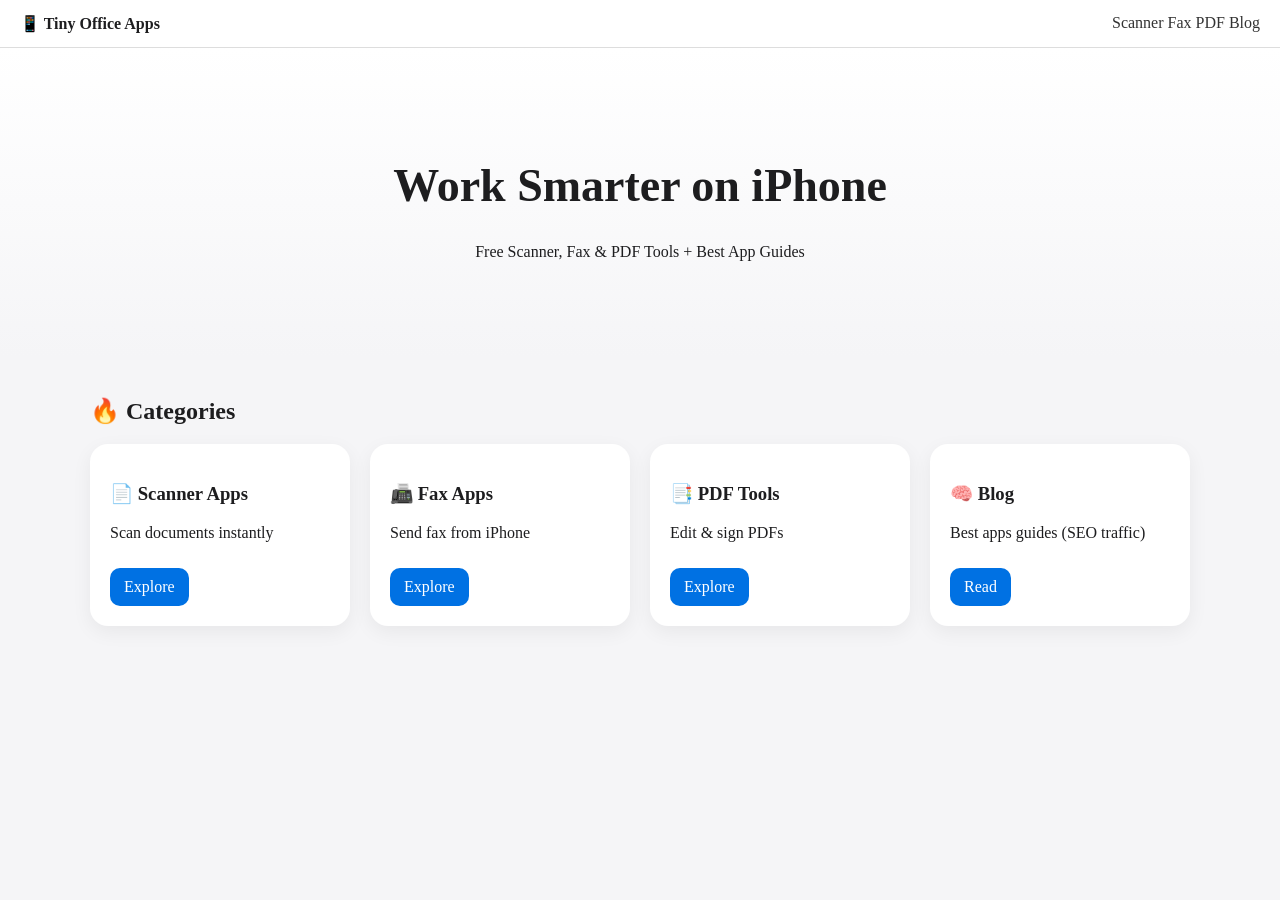
<file: index.html>
<!DOCTYPE html>
<html lang="en">
<head>
<meta charset="UTF-8">
<title>Tiny Office Apps for iPhone</title>
<link rel="stylesheet" href="assets/style.css">
</head>

<body>

<nav>
  <b>📱 Tiny Office Apps</b>
  <div>
    <a href="scanner-apps.html">Scanner</a>
    <a href="fax-apps.html">Fax</a>
    <a href="pdf-tools.html">PDF</a>
    <a href="blog/">Blog</a>
  </div>
</nav>

<div class="hero">
  <h1>Work Smarter on iPhone</h1>
  <p>Free Scanner, Fax & PDF Tools + Best App Guides</p>
</div>

<div class="container">

<h2>🔥 Categories</h2>

<div class="grid">

<div class="card">
<h3>📄 Scanner Apps</h3>
<p>Scan documents instantly</p>
<a class="btn" href="scanner-apps.html">Explore</a>
</div>

<div class="card">
<h3>📠 Fax Apps</h3>
<p>Send fax from iPhone</p>
<a class="btn" href="fax-apps.html">Explore</a>
</div>

<div class="card">
<h3>📑 PDF Tools</h3>
<p>Edit & sign PDFs</p>
<a class="btn" href="pdf-tools.html">Explore</a>
</div>

<div class="card">
<h3>🧠 Blog</h3>
<p>Best apps guides (SEO traffic)</p>
<a class="btn" href="blog/">Read</a>
</div>

</div>

</div>

</body>
</html>
</file>
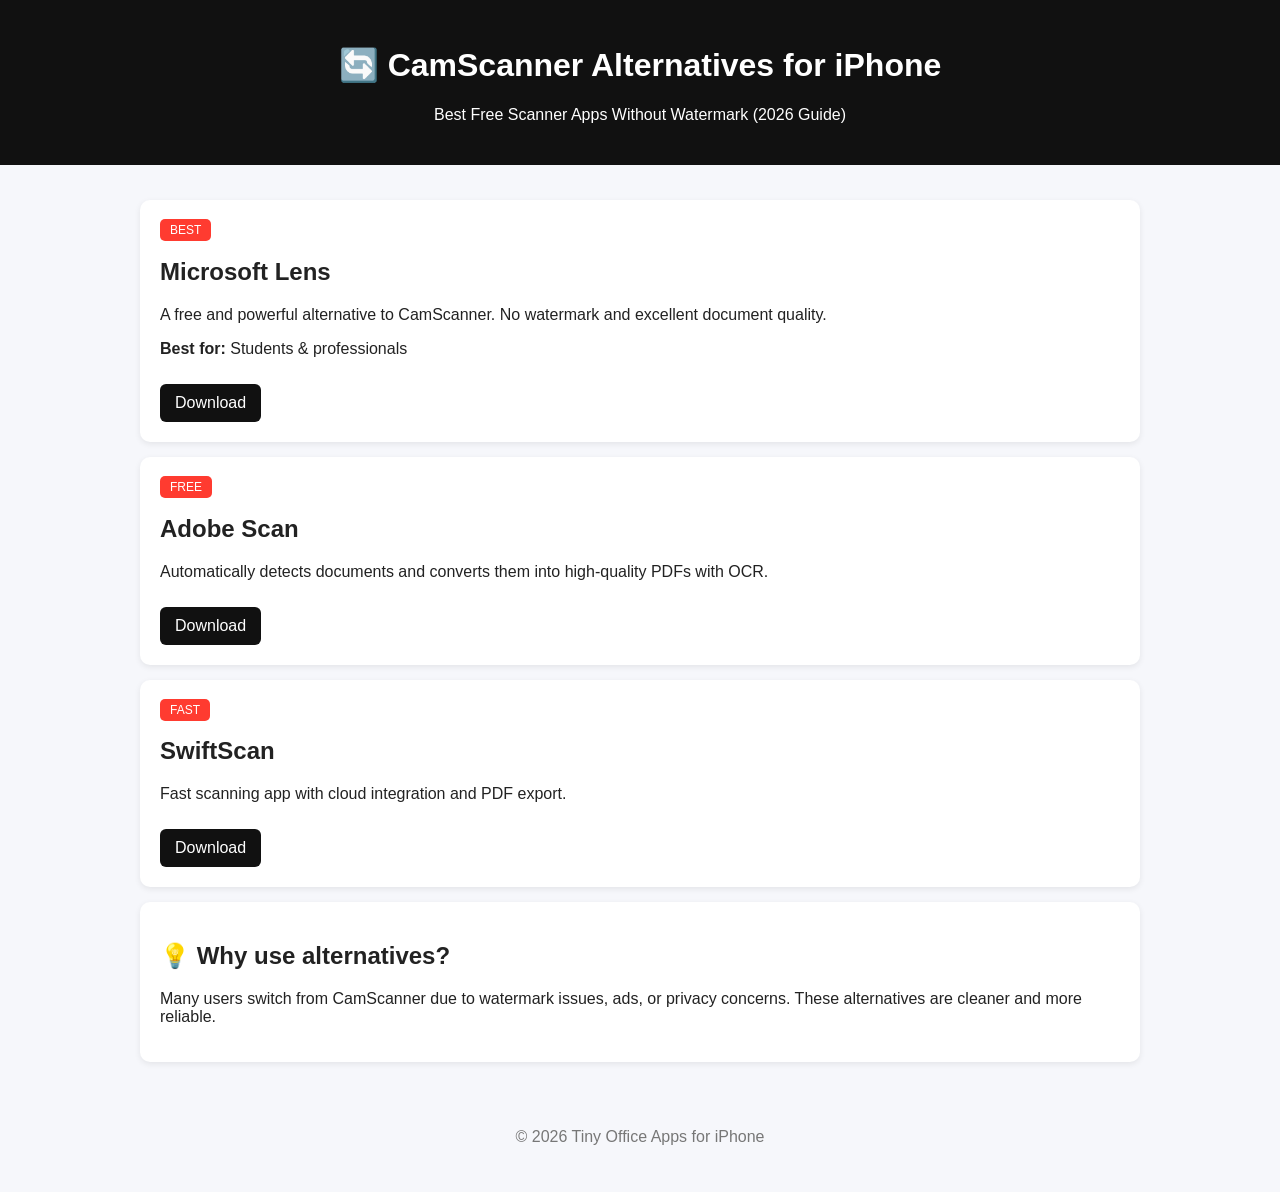
<file: camscanner-alternatives.html>
<!DOCTYPE html>
<html lang="en">
<head>
  <meta charset="UTF-8">
  <meta name="viewport" content="width=device-width, initial-scale=1.0">

  <title>Best CamScanner Alternatives for iPhone (2026) – No Watermark Apps</title>

  <meta name="description" content="Discover the best CamScanner alternatives for iPhone. Free scanner apps with no watermark and better privacy options.">

  <meta name="keywords" content="camscanner alternatives, best scanner apps iPhone, no watermark scanner apps, iOS document scanner, Microsoft Lens, Adobe Scan">

  <style>
    body {font-family: Arial; margin:0; background:#f6f7fb; color:#222;}
    header {background:#111; color:#fff; padding:25px; text-align:center;}
    .container {max-width:1000px; margin:auto; padding:20px;}
    .card {background:#fff; padding:20px; margin-top:15px; border-radius:10px; box-shadow:0 2px 6px rgba(0,0,0,0.08);}
    .badge {background:#ff3b30; color:#fff; padding:4px 10px; border-radius:5px; font-size:12px;}
    .btn {display:inline-block; margin-top:10px; padding:10px 15px; background:#111; color:#fff; text-decoration:none; border-radius:6px;}
    footer {text-align:center; padding:30px; color:#777;}
  </style>
</head>

<body>

<header>
  <h1>🔄 CamScanner Alternatives for iPhone</h1>
  <p>Best Free Scanner Apps Without Watermark (2026 Guide)</p>
</header>

<div class="container">

  <div class="card">
    <span class="badge">BEST</span>
    <h2>Microsoft Lens</h2>
    <p>
      A free and powerful alternative to CamScanner. No watermark and excellent document quality.
    </p>
    <p><b>Best for:</b> Students & professionals</p>
    <a class="btn" href="#">Download</a>
  </div>

  <div class="card">
    <span class="badge">FREE</span>
    <h2>Adobe Scan</h2>
    <p>
      Automatically detects documents and converts them into high-quality PDFs with OCR.
    </p>
    <a class="btn" href="#">Download</a>
  </div>

  <div class="card">
    <span class="badge">FAST</span>
    <h2>SwiftScan</h2>
    <p>
      Fast scanning app with cloud integration and PDF export.
    </p>
    <a class="btn" href="#">Download</a>
  </div>

  <div class="card">
    <h2>💡 Why use alternatives?</h2>
    <p>
      Many users switch from CamScanner due to watermark issues, ads, or privacy concerns.
      These alternatives are cleaner and more reliable.
    </p>
  </div>

</div>

<footer>
  <p>© 2026 Tiny Office Apps for iPhone</p>
</footer>

</body>
</html>
</file>
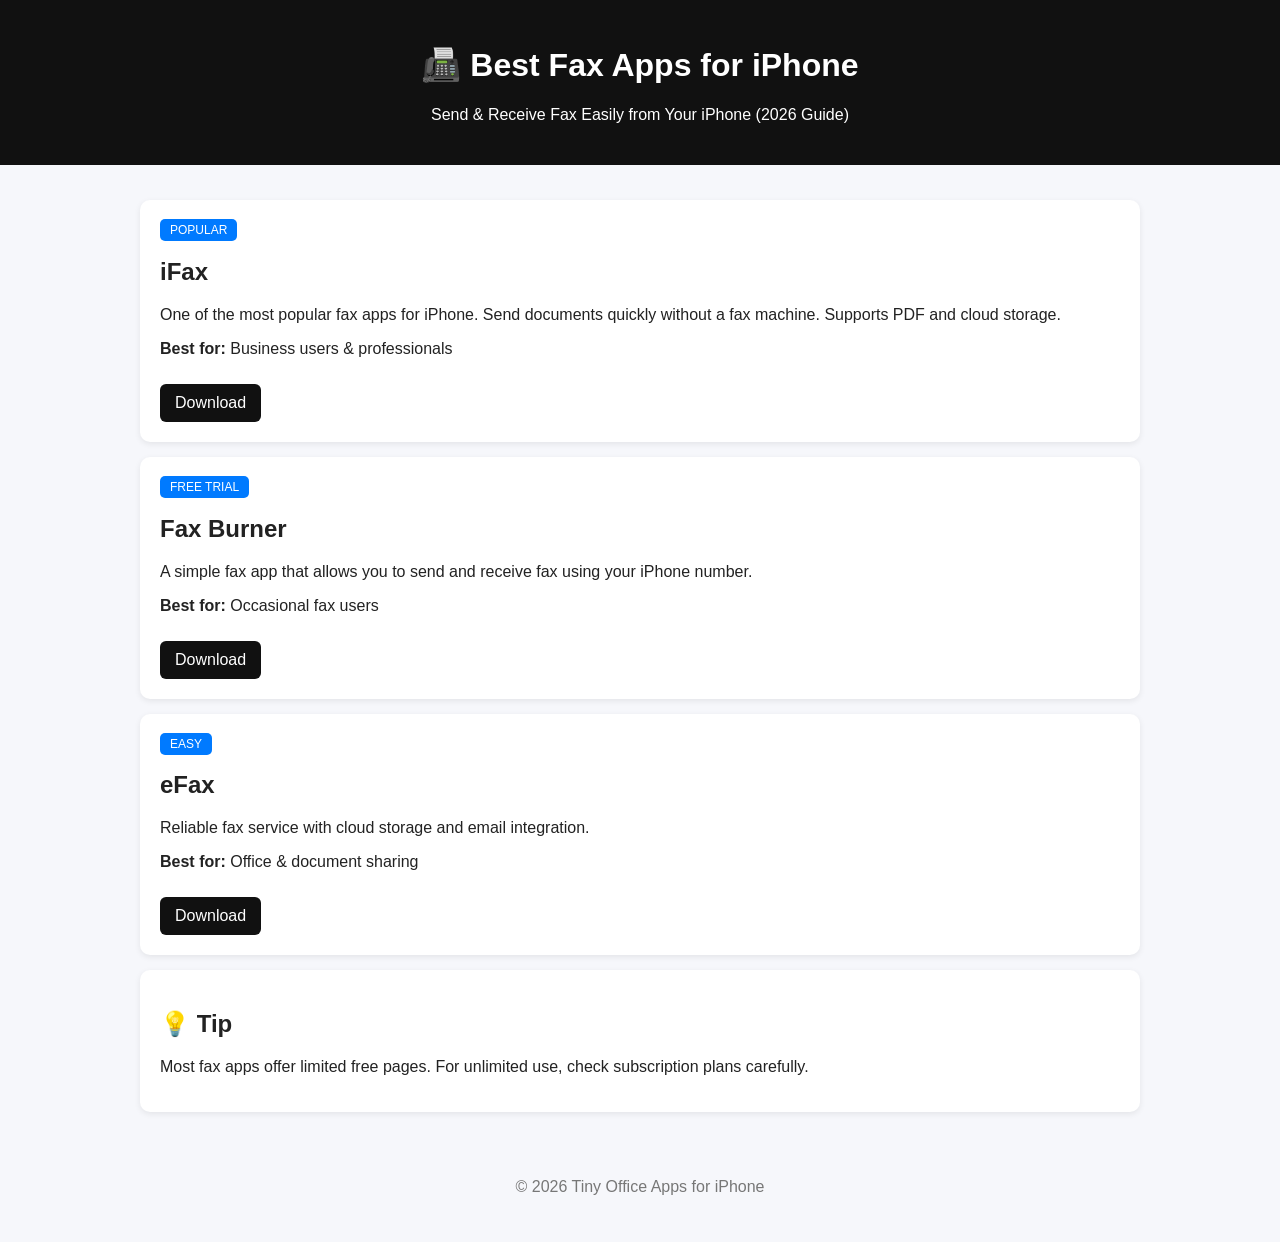
<file: fax-apps.html>
<!DOCTYPE html>
<html lang="en">
<head>
  <meta charset="UTF-8">
  <meta name="viewport" content="width=device-width, initial-scale=1.0">

  <title>Best Fax Apps for iPhone (2026) – Send Fax from iPhone Easily | Tiny Office</title>

  <meta name="description" content="Discover the best fax apps for iPhone in 2026. Send and receive fax easily from your iPhone using top-rated mobile fax apps.">

  <meta name="keywords" content="fax apps for iPhone, send fax iPhone, best fax app iOS, mobile fax apps, iFax, fax from phone">

  <style>
    body {font-family: Arial; margin:0; background:#f6f7fb; color:#222;}
    header {background:#111; color:#fff; padding:25px; text-align:center;}
    .container {max-width:1000px; margin:auto; padding:20px;}
    .card {background:#fff; padding:20px; margin-top:15px; border-radius:10px; box-shadow:0 2px 6px rgba(0,0,0,0.08);}
    .badge {background:#007aff; color:#fff; padding:4px 10px; border-radius:5px; font-size:12px;}
    .btn {display:inline-block; margin-top:10px; padding:10px 15px; background:#111; color:#fff; text-decoration:none; border-radius:6px;}
    footer {text-align:center; padding:30px; color:#777;}
  </style>
</head>

<body>

<header>
  <h1>📠 Best Fax Apps for iPhone</h1>
  <p>Send & Receive Fax Easily from Your iPhone (2026 Guide)</p>
</header>

<div class="container">

  <div class="card">
    <span class="badge">POPULAR</span>
    <h2>iFax</h2>
    <p>
      One of the most popular fax apps for iPhone. Send documents quickly without a fax machine.
      Supports PDF and cloud storage.
    </p>
    <p><b>Best for:</b> Business users & professionals</p>
    <a class="btn" href="#">Download</a>
  </div>

  <div class="card">
    <span class="badge">FREE TRIAL</span>
    <h2>Fax Burner</h2>
    <p>
      A simple fax app that allows you to send and receive fax using your iPhone number.
    </p>
    <p><b>Best for:</b> Occasional fax users</p>
    <a class="btn" href="#">Download</a>
  </div>

  <div class="card">
    <span class="badge">EASY</span>
    <h2>eFax</h2>
    <p>
      Reliable fax service with cloud storage and email integration.
    </p>
    <p><b>Best for:</b> Office & document sharing</p>
    <a class="btn" href="#">Download</a>
  </div>

  <div class="card">
    <h2>💡 Tip</h2>
    <p>Most fax apps offer limited free pages. For unlimited use, check subscription plans carefully.</p>
  </div>

</div>

<footer>
  <p>© 2026 Tiny Office Apps for iPhone</p>
</footer>

</body>
</html>
</file>
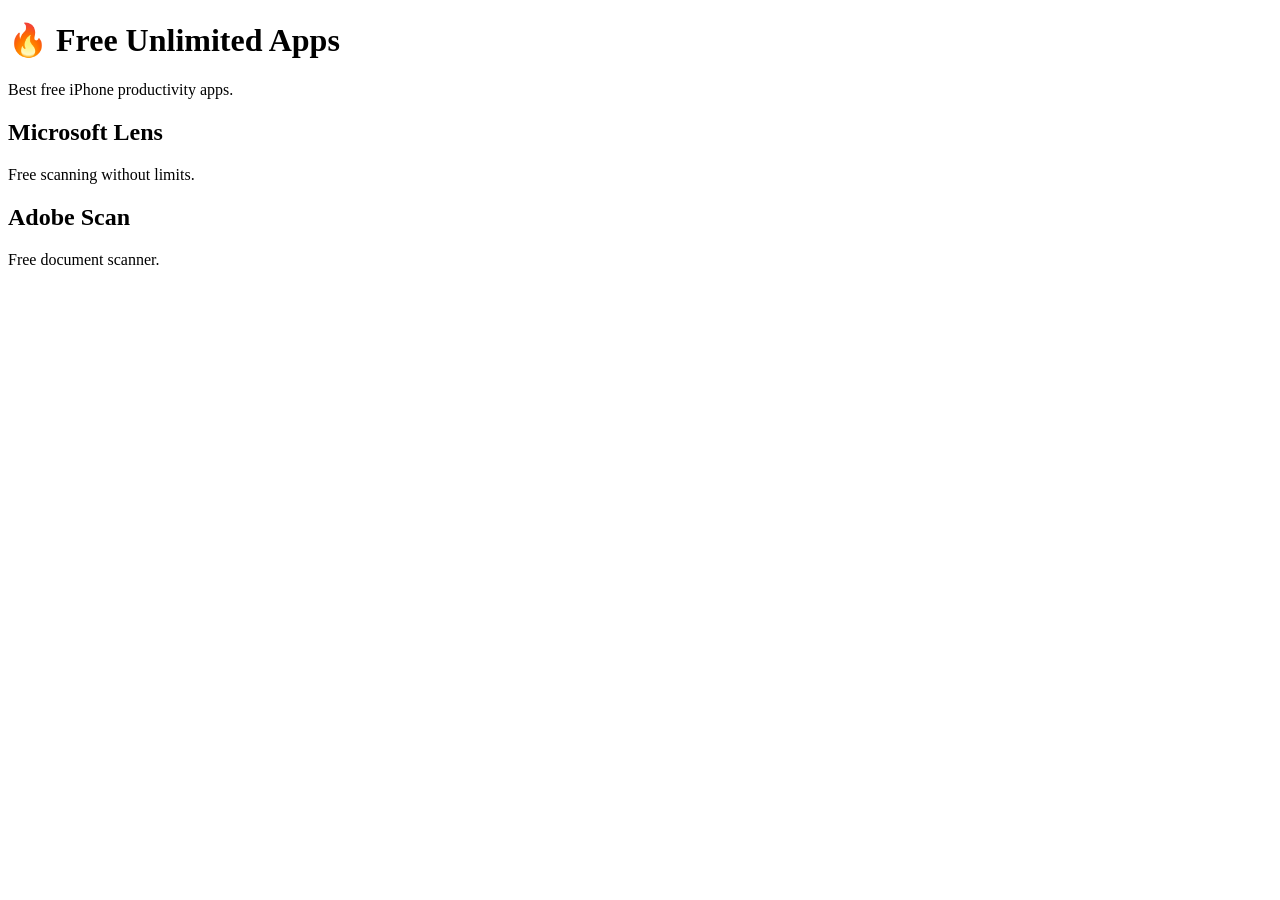
<file: free-unlimited-apps.html>
<!DOCTYPE html>
<html>
<head>
<title>Free Unlimited Apps iPhone</title>
</head>
<body>

<h1>🔥 Free Unlimited Apps</h1>

<p>Best free iPhone productivity apps.</p>

<h2>Microsoft Lens</h2>
<p>Free scanning without limits.</p>

<h2>Adobe Scan</h2>
<p>Free document scanner.</p>

</body>
</html>
</file>
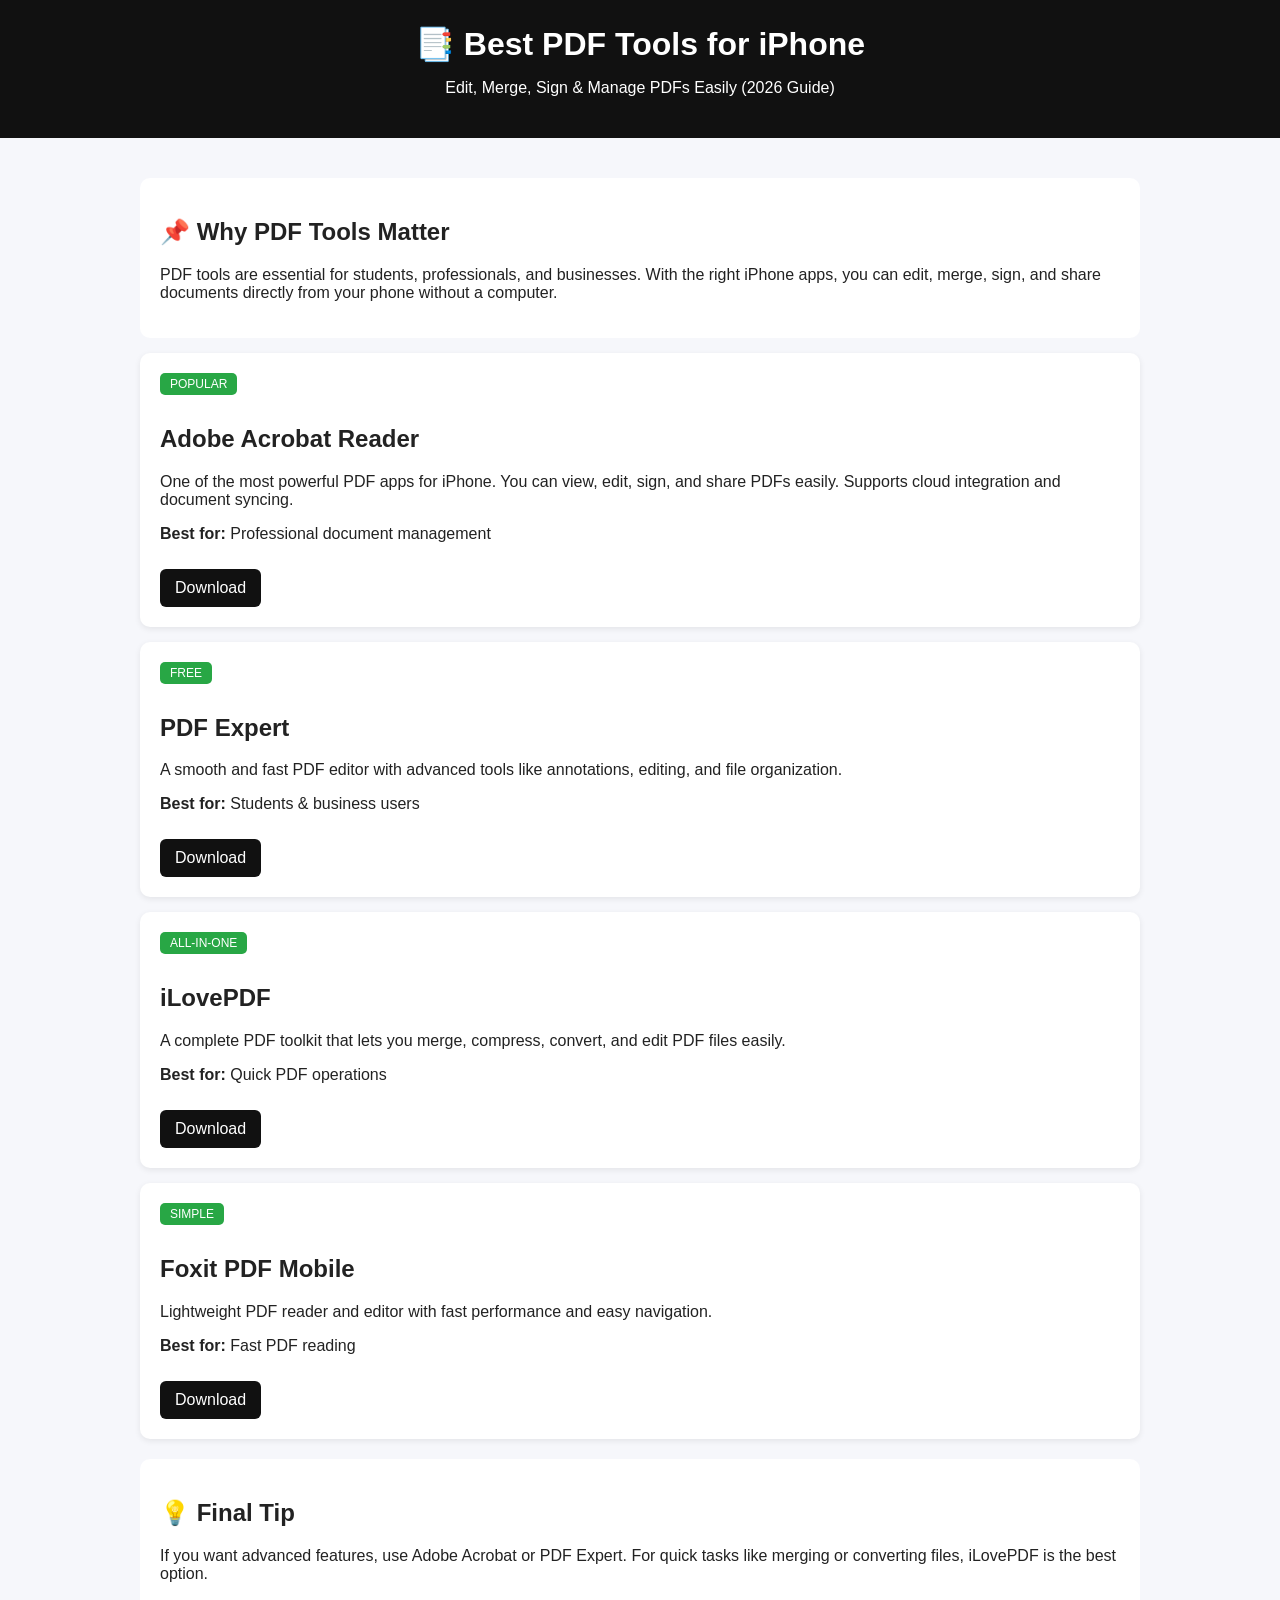
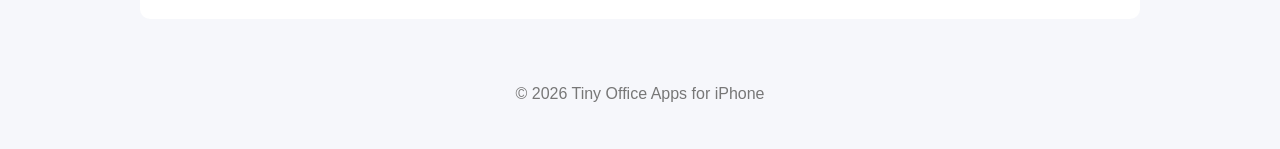
<file: pdf-tools.html>
<!DOCTYPE html>
<html lang="en">
<head>
  <meta charset="UTF-8">
  <meta name="viewport" content="width=device-width, initial-scale=1.0">

  <title>Best PDF Tools for iPhone (2026) – Edit, Merge & Sign PDFs | Tiny Office</title>

  <meta name="description" content="Discover the best PDF tools for iPhone in 2026. Edit, merge, sign, and manage PDF files easily with free and premium apps.">

  <meta name="keywords" content="PDF tools iPhone, best PDF apps iOS, edit PDF iPhone, merge PDF apps, sign PDF iPhone, PDF editor mobile">

  <style>
    body {font-family: Arial; margin:0; background:#f6f7fb; color:#222;}
    header {background:#111; color:#fff; padding:25px; text-align:center;}
    header h1 {margin:0;}
    .container {max-width:1000px; margin:auto; padding:20px;}
    .intro {background:#fff; padding:20px; border-radius:10px; margin-top:20px;}
    .card {
      background:#fff;
      padding:20px;
      margin-top:15px;
      border-radius:10px;
      box-shadow:0 2px 6px rgba(0,0,0,0.08);
    }
    .badge {
      display:inline-block;
      background:#28a745;
      color:#fff;
      padding:4px 10px;
      border-radius:5px;
      font-size:12px;
      margin-bottom:10px;
    }
    .btn {
      display:inline-block;
      margin-top:10px;
      padding:10px 15px;
      background:#111;
      color:#fff;
      text-decoration:none;
      border-radius:6px;
    }
    .btn:hover {background:#333;}
    footer {
      text-align:center;
      padding:30px;
      color:#777;
    }
  </style>
</head>

<body>

<header>
  <h1>📑 Best PDF Tools for iPhone</h1>
  <p>Edit, Merge, Sign & Manage PDFs Easily (2026 Guide)</p>
</header>

<div class="container">

  <div class="intro">
    <h2>📌 Why PDF Tools Matter</h2>
    <p>
      PDF tools are essential for students, professionals, and businesses. With the right iPhone apps,
      you can edit, merge, sign, and share documents directly from your phone without a computer.
    </p>
  </div>

  <!-- APP 1 -->
  <div class="card">
    <span class="badge">POPULAR</span>
    <h2>Adobe Acrobat Reader</h2>
    <p>
      One of the most powerful PDF apps for iPhone. You can view, edit, sign, and share PDFs easily.
      Supports cloud integration and document syncing.
    </p>
    <p><b>Best for:</b> Professional document management</p>
    <a class="btn" href="#">Download</a>
  </div>

  <!-- APP 2 -->
  <div class="card">
    <span class="badge">FREE</span>
    <h2>PDF Expert</h2>
    <p>
      A smooth and fast PDF editor with advanced tools like annotations, editing, and file organization.
    </p>
    <p><b>Best for:</b> Students & business users</p>
    <a class="btn" href="#">Download</a>
  </div>

  <!-- APP 3 -->
  <div class="card">
    <span class="badge">ALL-IN-ONE</span>
    <h2>iLovePDF</h2>
    <p>
      A complete PDF toolkit that lets you merge, compress, convert, and edit PDF files easily.
    </p>
    <p><b>Best for:</b> Quick PDF operations</p>
    <a class="btn" href="#">Download</a>
  </div>

  <!-- APP 4 -->
  <div class="card">
    <span class="badge">SIMPLE</span>
    <h2>Foxit PDF Mobile</h2>
    <p>
      Lightweight PDF reader and editor with fast performance and easy navigation.
    </p>
    <p><b>Best for:</b> Fast PDF reading</p>
    <a class="btn" href="#">Download</a>
  </div>

  <div class="intro" style="margin-top:20px;">
    <h2>💡 Final Tip</h2>
    <p>
      If you want advanced features, use Adobe Acrobat or PDF Expert.
      For quick tasks like merging or converting files, iLovePDF is the best option.
    </p>
  </div>

</div>

<footer>
  <p>© 2026 Tiny Office Apps for iPhone</p>
</footer>

</body>
</html>
</file>
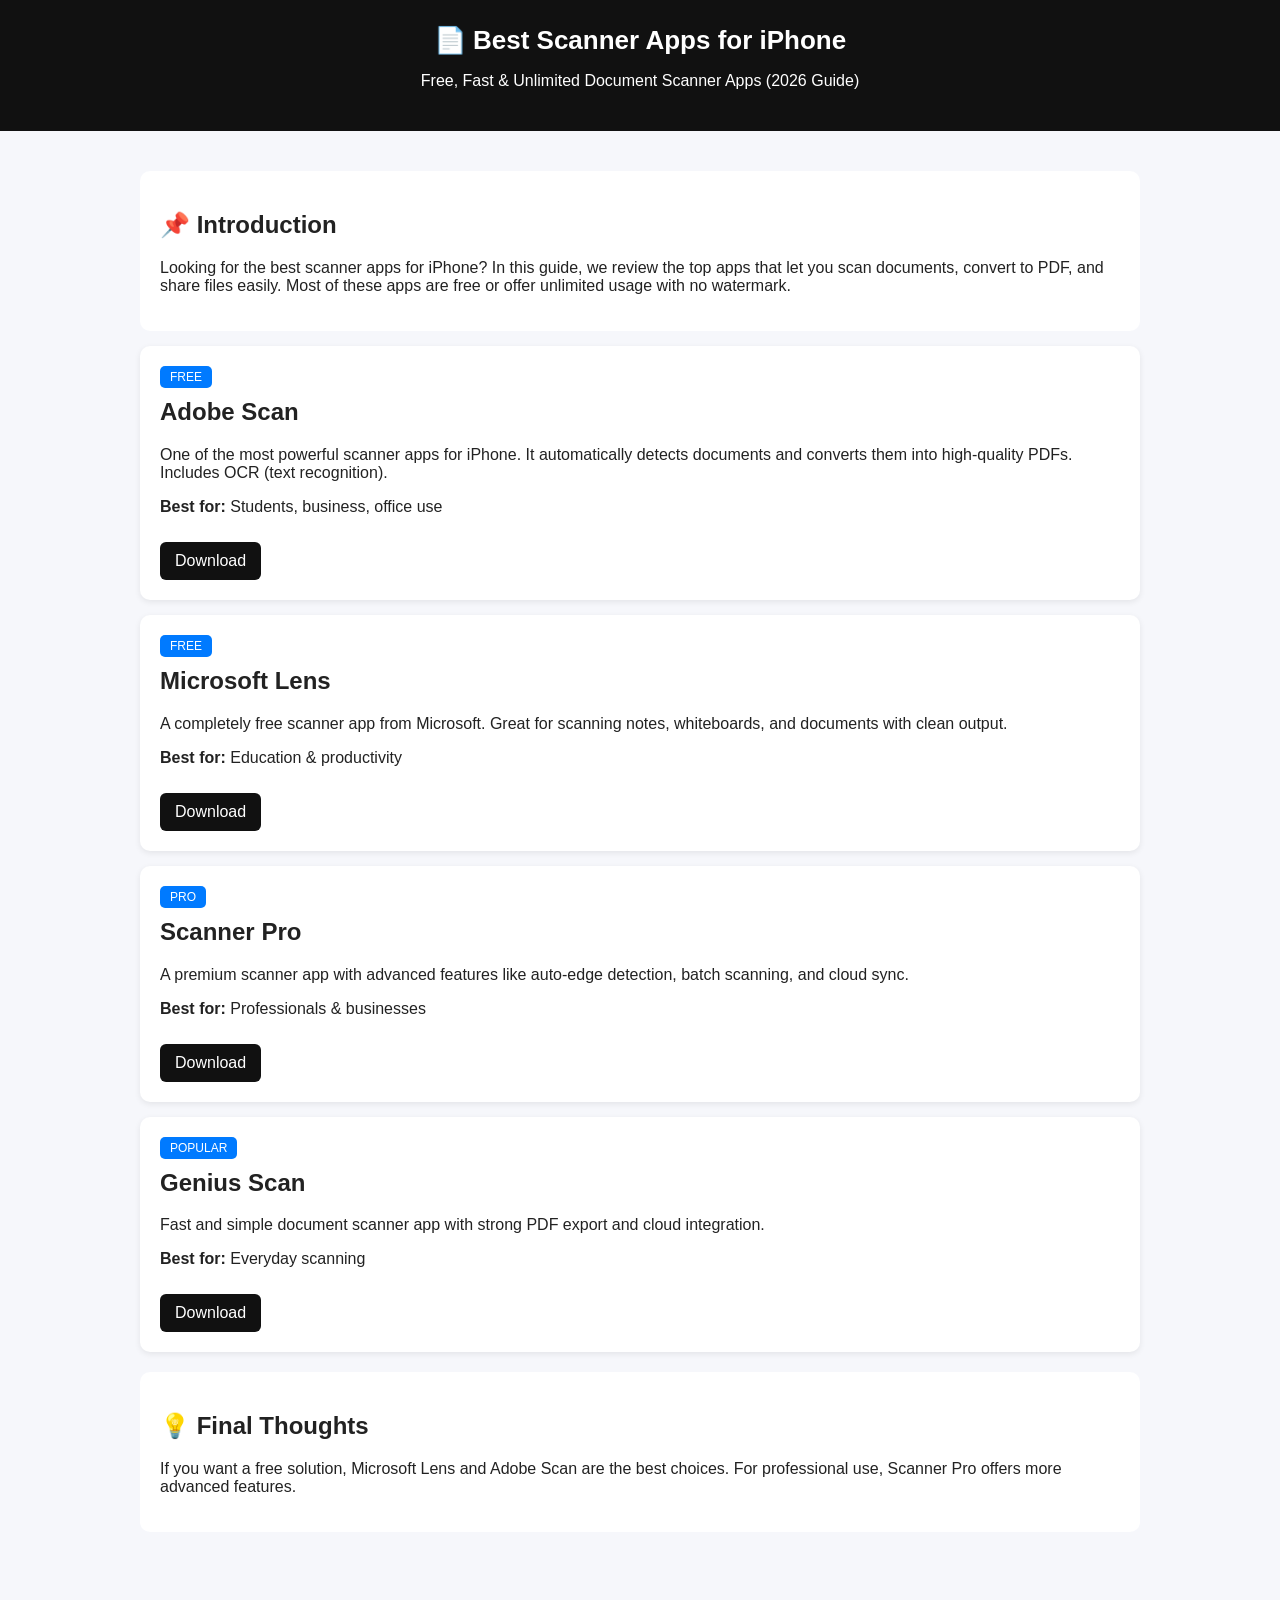
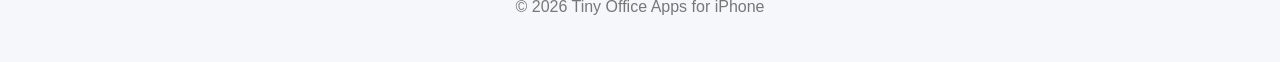
<file: scanner-apps.html>
<!DOCTYPE html>
<html lang="en">
<head>
  <meta charset="UTF-8">
  <meta name="viewport" content="width=device-width, initial-scale=1.0">

  <title>Best Scanner Apps for iPhone (2026) – Free & Unlimited Options | Tiny Office</title>

  <meta name="description" content="Discover the best scanner apps for iPhone in 2026. Free, fast, and unlimited document scanning apps with OCR and PDF export features.">

  <meta name="keywords" content="scanner apps for iPhone, best iPhone scanner apps, free scanner apps iOS, document scanner iPhone, scan to PDF iPhone">

  <style>
    body {
      font-family: Arial, sans-serif;
      margin: 0;
      background: #f6f7fb;
      color: #222;
    }

    header {
      background: #111;
      color: #fff;
      padding: 25px;
      text-align: center;
    }

    header h1 {
      margin: 0;
      font-size: 26px;
    }

    .container {
      max-width: 1000px;
      margin: auto;
      padding: 20px;
    }

    .intro {
      background: #fff;
      padding: 20px;
      border-radius: 10px;
      margin-top: 20px;
    }

    .card {
      background: #fff;
      padding: 20px;
      margin-top: 15px;
      border-radius: 10px;
      box-shadow: 0 2px 6px rgba(0,0,0,0.08);
    }

    .card h2 {
      margin-top: 0;
    }

    .badge {
      display: inline-block;
      background: #007aff;
      color: #fff;
      padding: 4px 10px;
      border-radius: 5px;
      font-size: 12px;
      margin-bottom: 10px;
    }

    .btn {
      display: inline-block;
      margin-top: 10px;
      padding: 10px 15px;
      background: #111;
      color: #fff;
      text-decoration: none;
      border-radius: 6px;
    }

    .btn:hover {
      background: #333;
    }

    footer {
      text-align: center;
      padding: 30px;
      color: #777;
    }
  </style>
</head>

<body>

<header>
  <h1>📄 Best Scanner Apps for iPhone</h1>
  <p>Free, Fast & Unlimited Document Scanner Apps (2026 Guide)</p>
</header>

<div class="container">

  <div class="intro">
    <h2>📌 Introduction</h2>
    <p>
      Looking for the best scanner apps for iPhone? In this guide, we review the top apps that let you scan documents,
      convert to PDF, and share files easily. Most of these apps are free or offer unlimited usage with no watermark.
    </p>
  </div>

  <!-- APP 1 -->
  <div class="card">
    <span class="badge">FREE</span>
    <h2>Adobe Scan</h2>
    <p>
      One of the most powerful scanner apps for iPhone. It automatically detects documents and converts them into high-quality PDFs.
      Includes OCR (text recognition).
    </p>
    <p><b>Best for:</b> Students, business, office use</p>
    <a class="btn" href="#">Download</a>
  </div>

  <!-- APP 2 -->
  <div class="card">
    <span class="badge">FREE</span>
    <h2>Microsoft Lens</h2>
    <p>
      A completely free scanner app from Microsoft. Great for scanning notes, whiteboards, and documents with clean output.
    </p>
    <p><b>Best for:</b> Education & productivity</p>
    <a class="btn" href="#">Download</a>
  </div>

  <!-- APP 3 -->
  <div class="card">
    <span class="badge">PRO</span>
    <h2>Scanner Pro</h2>
    <p>
      A premium scanner app with advanced features like auto-edge detection, batch scanning, and cloud sync.
    </p>
    <p><b>Best for:</b> Professionals & businesses</p>
    <a class="btn" href="#">Download</a>
  </div>

  <!-- APP 4 -->
  <div class="card">
    <span class="badge">POPULAR</span>
    <h2>Genius Scan</h2>
    <p>
      Fast and simple document scanner app with strong PDF export and cloud integration.
    </p>
    <p><b>Best for:</b> Everyday scanning</p>
    <a class="btn" href="#">Download</a>
  </div>

  <div class="intro" style="margin-top:20px;">
    <h2>💡 Final Thoughts</h2>
    <p>
      If you want a free solution, Microsoft Lens and Adobe Scan are the best choices.
      For professional use, Scanner Pro offers more advanced features.
    </p>
  </div>

</div>

<footer>
  <p>© 2026 Tiny Office Apps for iPhone</p>
</footer>

</body>
</html>
</file>
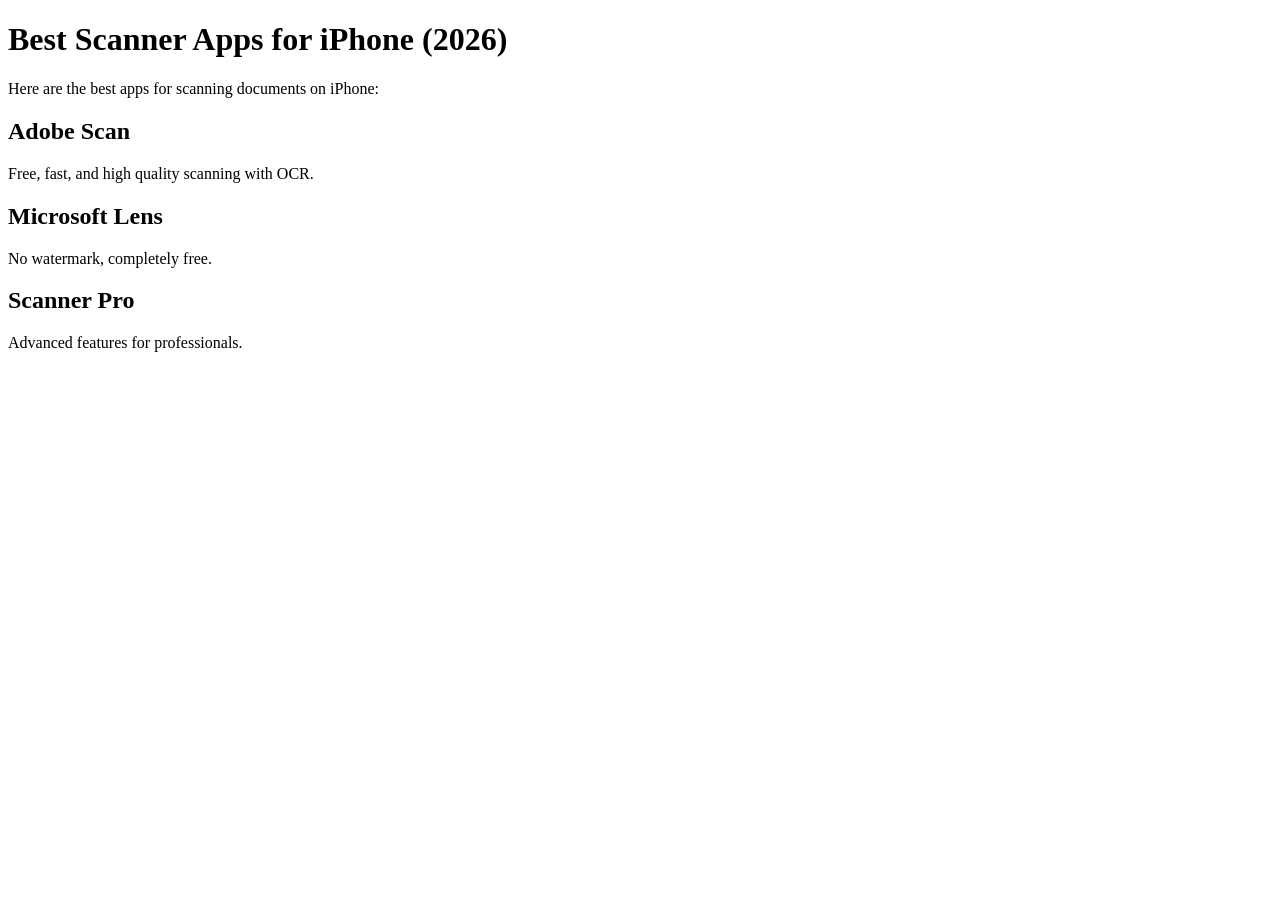
<file: blog/best-scanner-apps-iphone-2026.html>
<!DOCTYPE html>
<html lang="en">
<head>
  <meta charset="UTF-8">
  <title>Best Scanner Apps for iPhone 2026</title>
</head>

<body>

<h1>Best Scanner Apps for iPhone (2026)</h1>

<p>Here are the best apps for scanning documents on iPhone:</p>

<h2>Adobe Scan</h2>
<p>Free, fast, and high quality scanning with OCR.</p>

<h2>Microsoft Lens</h2>
<p>No watermark, completely free.</p>

<h2>Scanner Pro</h2>
<p>Advanced features for professionals.</p>

</body>
</html>
</file>
<file: assets/style.css>
body{
  margin:0;
  font-family:-apple-system,BlinkMacSystemFont,Segoe UI,Roboto;
  background:#f5f5f7;
  color:#1d1d1f;
}

nav{
  position:sticky;
  top:0;
  background:white;
  display:flex;
  justify-content:space-between;
  padding:14px 20px;
  border-bottom:1px solid #ddd;
}

a{
  text-decoration:none;
  color:#333;
}

.container{
  max-width:1100px;
  margin:auto;
  padding:20px;
}

.hero{
  text-align:center;
  padding:80px 20px;
  background:linear-gradient(#fff,#f5f5f7);
}

.hero h1{
  font-size:46px;
}

.grid{
  display:grid;
  grid-template-columns:repeat(auto-fit,minmax(240px,1fr));
  gap:20px;
}

.card{
  background:white;
  border-radius:18px;
  padding:20px;
  box-shadow:0 6px 20px rgba(0,0,0,0.06);
  transition:0.25s;
}

.card:hover{
  transform:translateY(-6px);
}

.btn{
  display:inline-block;
  padding:10px 14px;
  background:#0071e3;
  color:white;
  border-radius:10px;
  margin-top:10px;
}
</file>
